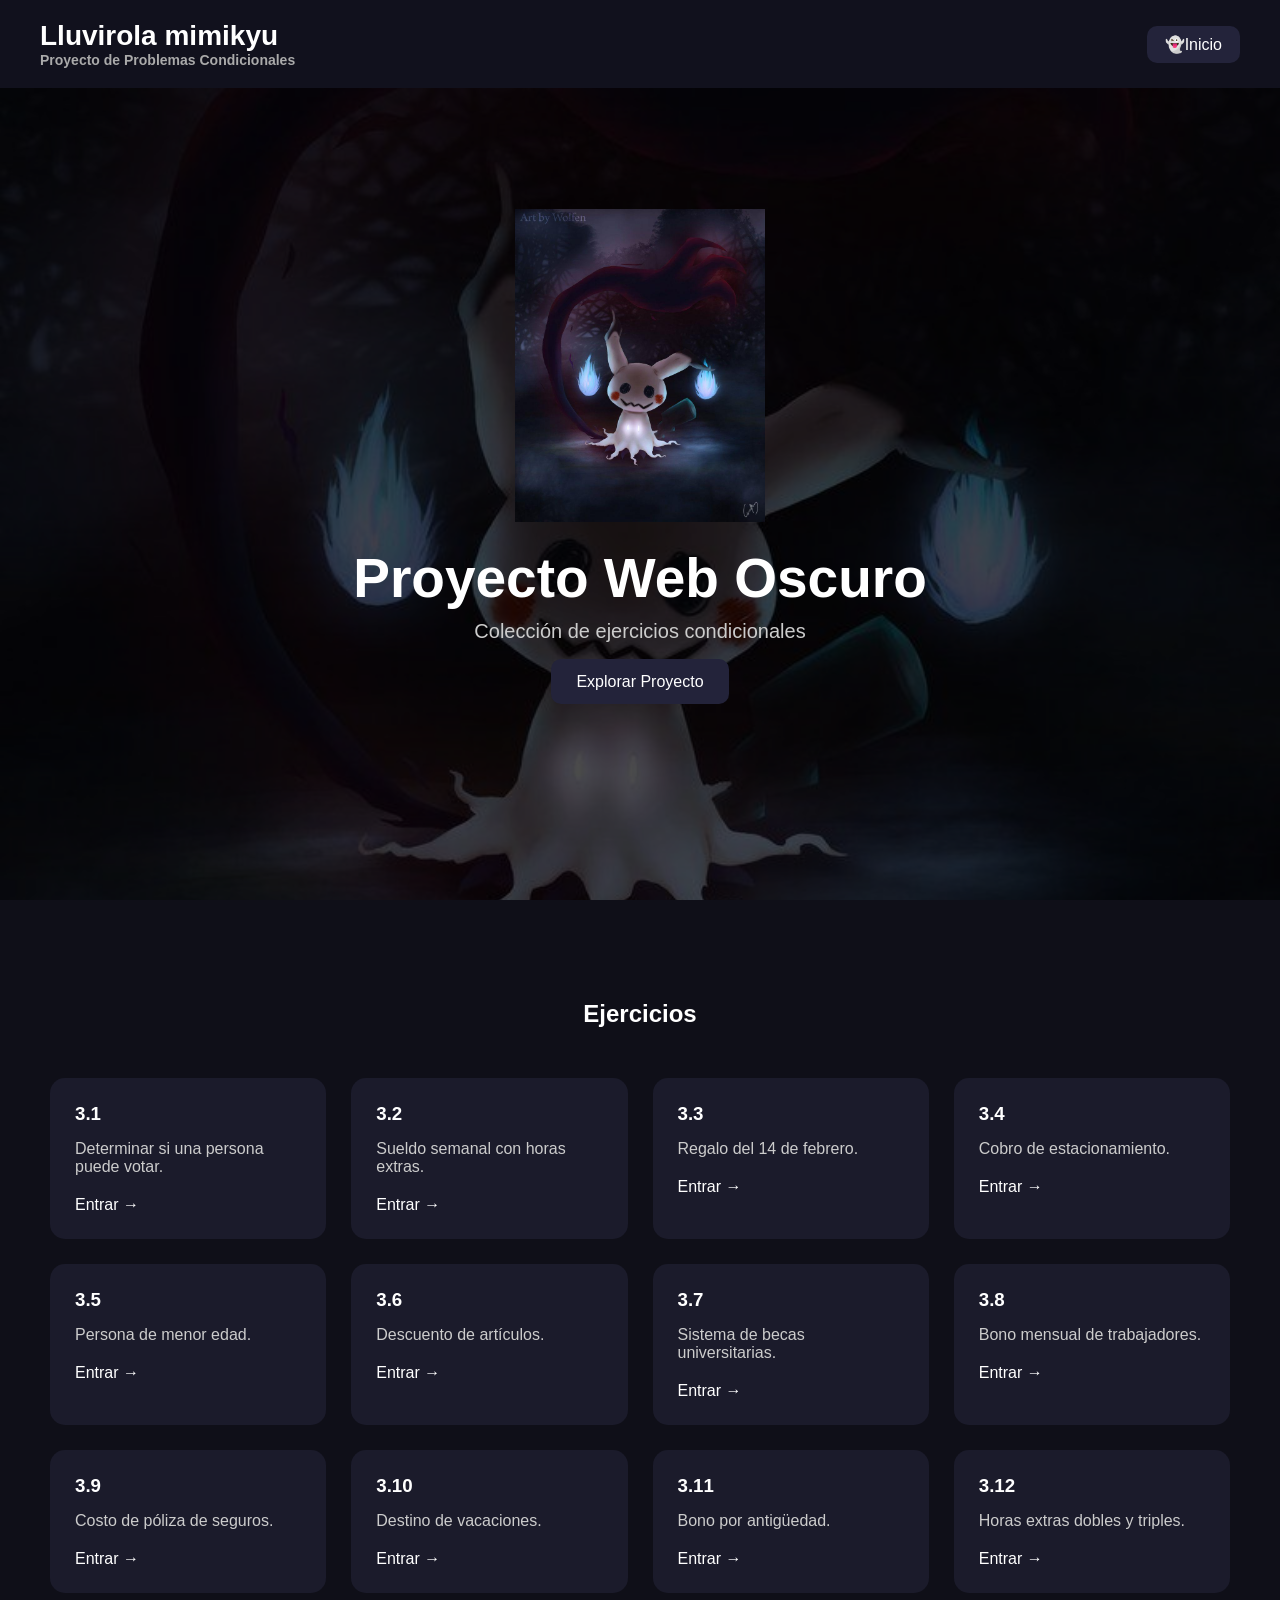
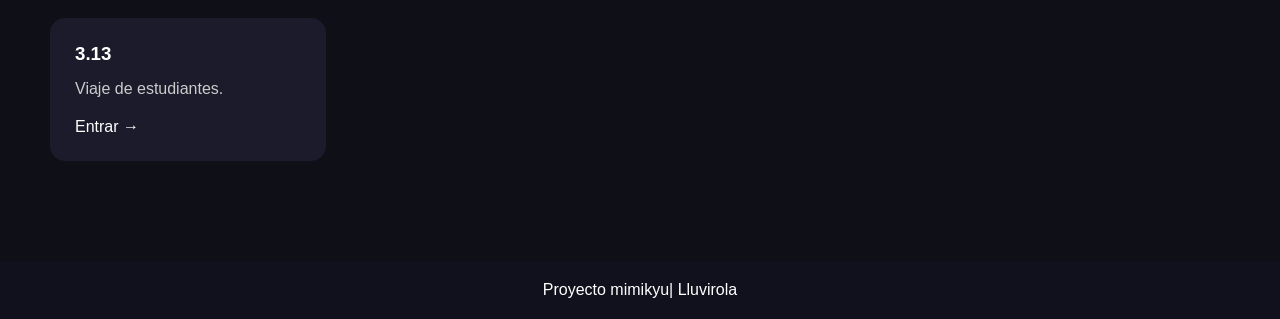
<file: Desiciones/index.html>
<!DOCTYPE html>
<html lang="es">

<head>

    <meta charset="UTF-8">

    <meta
        name="viewport"
        content="width=device-width, initial-scale=1.0"
    >

    <title>
        Phantom Logic | Proyecto Condicionales
    </title>

    <link
        rel="stylesheet"
        href="./styles/styles.css"
    >

</head>

<body>

    <header>

        <nav>

            <div class="logo">

                Lluvirola mimikyu

                <span>
                    Proyecto de Problemas Condicionales
                </span>

            </div>

            <div class="menu">

                <a
                    href="index.html"
                    class="home-btn"
                >
                    👻Inicio
                </a>

            </div>

        </nav>

    </header>


    <section class="hero">

        <div class="overlay"></div>

        <div class="hero-content">

            <img
                src="./images/fondo.jpg"
                alt="Fantasma"
                class="tiger"
            >

            <h1>
                Proyecto Web Oscuro
            </h1>

            <p>

                Colección de ejercicios condicionales

            </p>

            <a
                href="#proyectos"
                class="btn"
            >
                Explorar Proyecto
            </a>

        </div>

    </section>


    <section
        class="container"
        id="proyectos"
    >

        <div class="section-title">

            <h2>
                Ejercicios
            </h2>

        </div>

        <div class="cards">

            <div class="card">
                <h3>3.1</h3>
                <p>
                    Determinar si una persona puede votar.
                </p>

                <a href="./problemas/problema1.html">
                    Entrar →
                </a>
            </div>

            <div class="card">
                <h3>3.2</h3>
                <p>
                    Sueldo semanal con horas extras.
                </p>

                <a href="./problemas/problema2.html">
                    Entrar →
                </a>
            </div>

            <div class="card">
                <h3>3.3</h3>
                <p>
                    Regalo del 14 de febrero.
                </p>

                <a href="./problemas/problema3.html">
                    Entrar →
                </a>
            </div>

            <div class="card">

                <h3>3.4</h3>

                <p>
                    Cobro de estacionamiento.
                </p>

                <a href="./problemas/problema4.html">
                    Entrar →
                </a>

            </div>

            <div class="card">

                <h3>3.5</h3>

                <p>
                    Persona de menor edad.
                </p>

                <a href="./problemas/problema5.html">
                    Entrar →
                </a>

            </div>

            <div class="card">

                <h3>3.6</h3>

                <p>
                    Descuento de artículos.
                </p>

                <a href="./problemas/problema6.html">
                    Entrar →
                </a>

            </div>

            <div class="card">

                <h3>3.7</h3>

                <p>
                    Sistema de becas universitarias.
                </p>

                <a href="./problemas/problema7.html">
                    Entrar →
                </a>

            </div>

            <div class="card">

                <h3>3.8</h3>

                <p>
                    Bono mensual de trabajadores.
                </p>

                <a href="./problemas/problema8.html">
                    Entrar →
                </a>

            </div>

            <div class="card">

                <h3>3.9</h3>

                <p>
                    Costo de póliza de seguros.
                </p>

                <a href="./problemas/problema9.html">
                    Entrar →
                </a>

            </div>

            <div class="card">

                <h3>3.10</h3>

                <p>
                    Destino de vacaciones.
                </p>

                <a href="./problemas/problema10.html">
                    Entrar →
                </a>

            </div>

            <div class="card">

                <h3>3.11</h3>

                <p>
                    Bono por antigüedad.
                </p>

                <a href="./problemas/problema11.html">
                    Entrar →
                </a>

            </div>

            <div class="card">

                <h3>3.12</h3>

                <p>
                    Horas extras dobles y triples.
                </p>

                <a href="./problemas/problema12.html">
                    Entrar →
                </a>

            </div>

            <div class="card">

                <h3>3.13</h3>

                <p>
                    Viaje de estudiantes.
                </p>

                <a href="./problemas/problema13.html">
                    Entrar →
                </a>

            </div>

        </div>

    </section>

    <footer>

        <p>

            Proyecto mimikyu|
            Lluvirola

        </p>

    </footer>

</body>

</html>
</file>
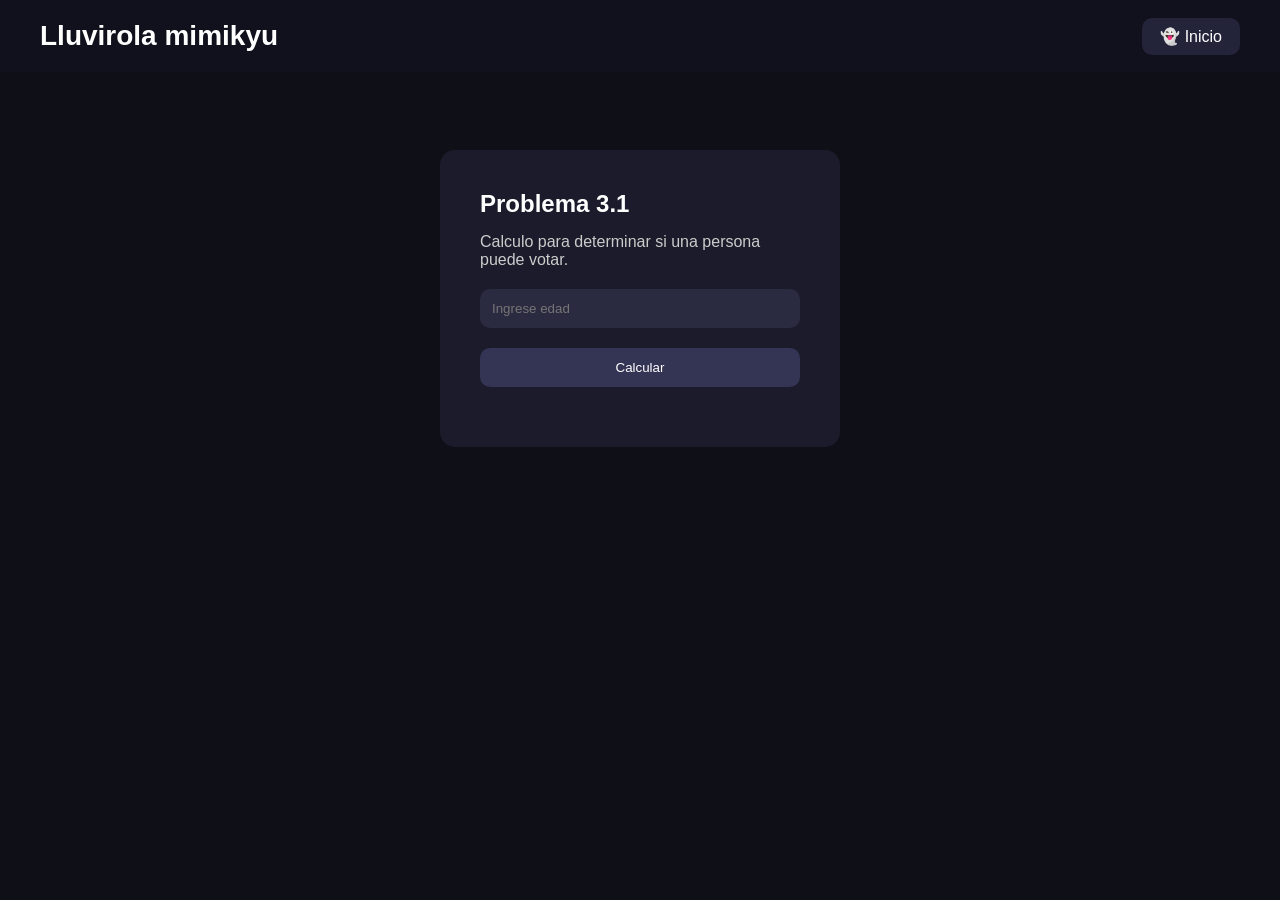
<file: Desiciones/problemas/problema1.html>
<!DOCTYPE html>
<html lang="es">

<head>

    <meta charset="UTF-8">

    <title>
        Problema 3.1
    </title>

    <link
        rel="stylesheet"
        href="../styles/styles.css"
    >

</head>

<body>

    <header>

        <nav>

            <div class="logo">

                Lluvirola mimikyu

            </div>

            <div class="menu">

                <a
                    href="../index.html"
                    class="home-btn"
                >
                    👻 Inicio
                </a>

            </div>

        </nav>

    </header>

    <section class="container-page">

        <div class="exercise-card">

            <h1>
                Problema 3.1
            </h1>

            <p>
                Calculo para determinar si una persona puede votar.
            </p>

            <input
                type="number"
                id="edad"
                placeholder="Ingrese edad"
            >

            <button onclick="calcular()">

                Calcular

            </button>

            <div id="resultado"></div>

        </div>

    </section>

    <script src="../scripts/problema1.js"></script>

</body>

</html>
</file>
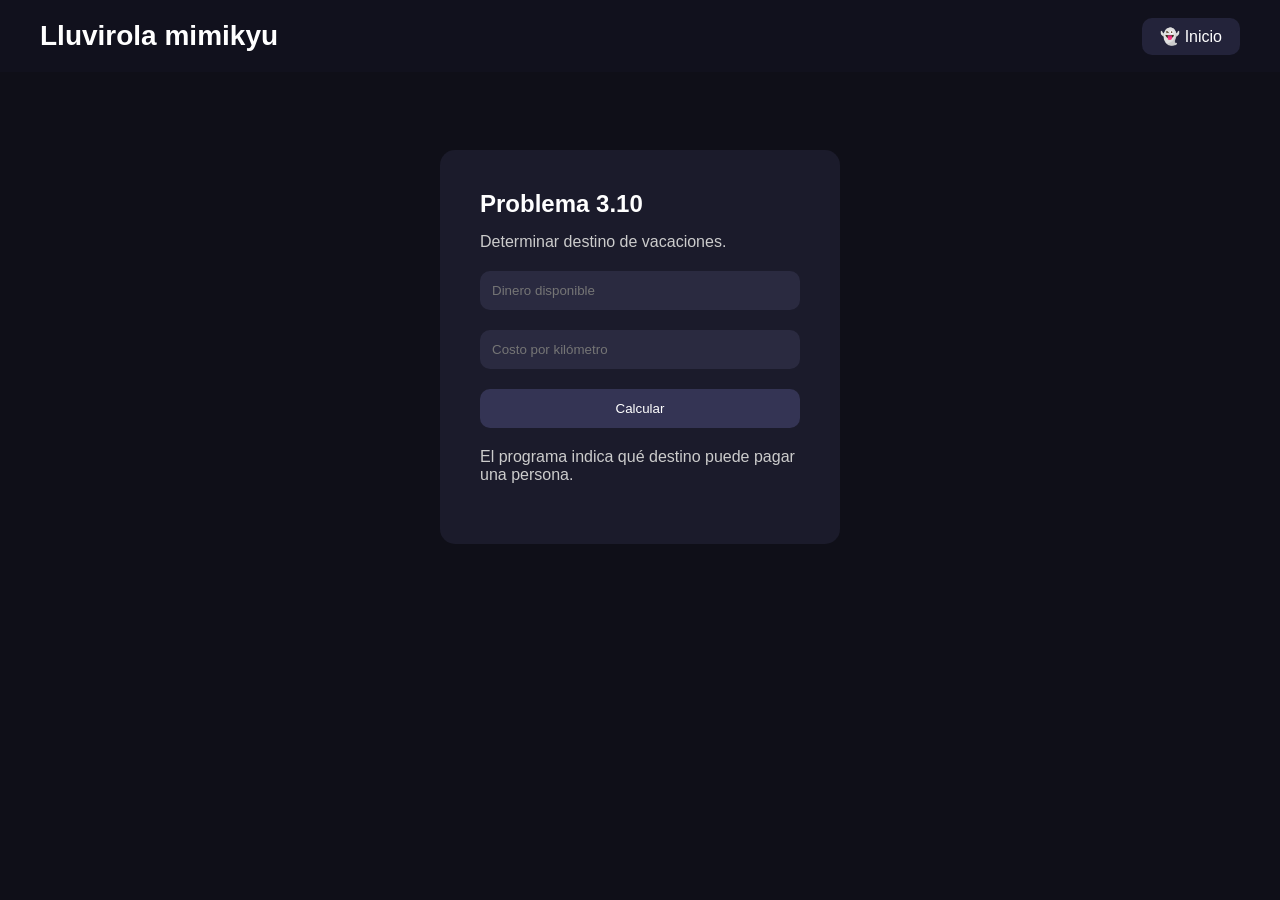
<file: Desiciones/problemas/problema10.html>
<!DOCTYPE html>
<html lang="es">

<head>

    <meta charset="UTF-8">

    <title>
        Problema 3.10
    </title>

    <link
        rel="stylesheet"
        href="../styles/styles.css"
    >

</head>

<body>

    <header>

        <nav>

            <div class="logo">
                Lluvirola mimikyu
            </div>

            <div class="menu">

                <a
                    href="../index.html"
                    class="home-btn"
                >
                    👻 Inicio
                </a>

            </div>

        </nav>

    </header>

    <section class="container-page">

        <div class="exercise-card">

            <h1>
                Problema 3.10
            </h1>

            <p>
                Determinar destino de vacaciones.
            </p>

            <input
                type="number"
                id="dinero"
                placeholder="Dinero disponible"
            >

            <input
                type="number"
                id="costoKm"
                placeholder="Costo por kilómetro"
            >

            <button onclick="calcular()">
                Calcular
            </button>

            <div id="resultado"></div>

            <p>
                El programa indica qué destino
                puede pagar una persona.
            </p>

        </div>

    </section>

    <script src="../scripts/problema10.js"></script>

</body>

</html>
</file>
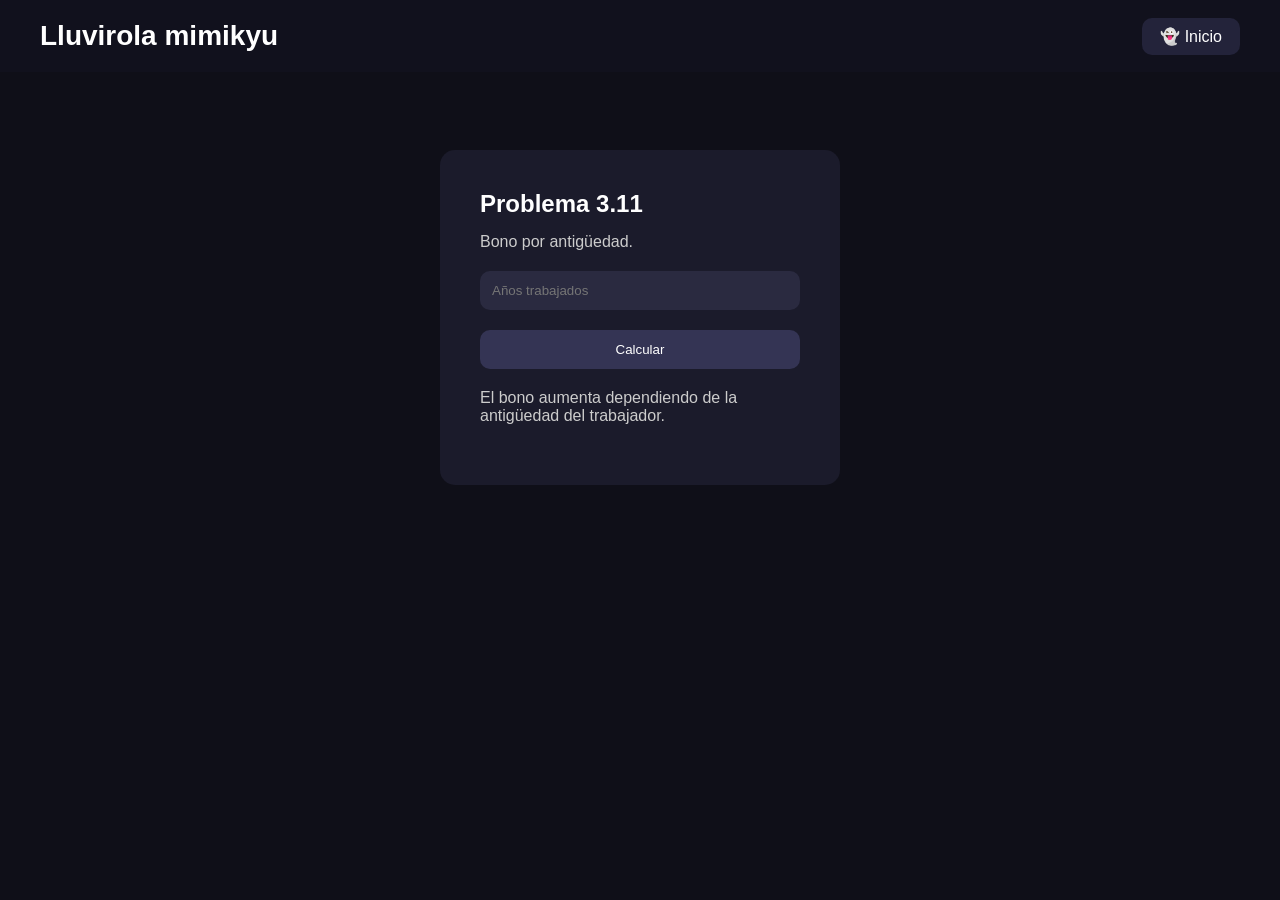
<file: Desiciones/problemas/problema11.html>
<!DOCTYPE html>
<html lang="es">

<head>

    <meta charset="UTF-8">

    <title>
        Problema 3.11
    </title>

    <link
        rel="stylesheet"
        href="../styles/styles.css"
    >

</head>

<body>

    <header>

        <nav>

            <div class="logo">
                Lluvirola mimikyu
            </div>

            <div class="menu">

                <a
                    href="../index.html"
                    class="home-btn"
                >
                    👻 Inicio
                </a>

            </div>

        </nav>

    </header>

    <section class="container-page">

        <div class="exercise-card">

            <h1>
                Problema 3.11
            </h1>

            <p>
                Bono por antigüedad.
            </p>

            <input
                type="number"
                id="antiguedad"
                placeholder="Años trabajados"
            >

            <button onclick="calcular()">
                Calcular
            </button>

            <div id="resultado"></div>

            <p>
                El bono aumenta dependiendo
                de la antigüedad del trabajador.
            </p>

        </div>

    </section>

    <script src="../scripts/problema11.js"></script>

</body>

</html>
</file>
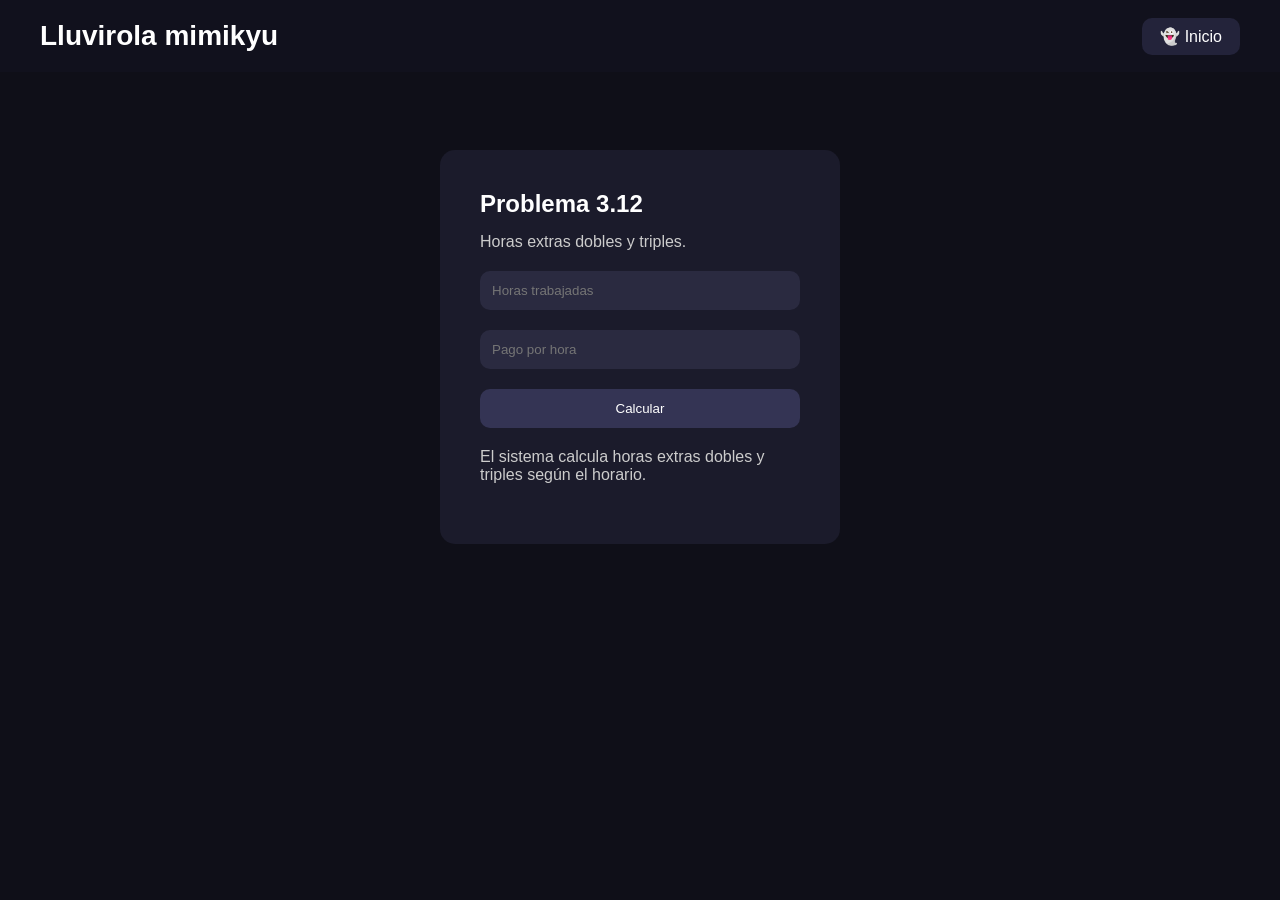
<file: Desiciones/problemas/problema12.html>
<!DOCTYPE html>
<html lang="es">

<head>

    <meta charset="UTF-8">

    <title>
        Problema 3.12
    </title>

    <link
        rel="stylesheet"
        href="../styles/styles.css"
    >

</head>

<body>

    <header>

        <nav>

            <div class="logo">
                Lluvirola mimikyu
            </div>

            <div class="menu">

                <a
                    href="../index.html"
                    class="home-btn"
                >
                    👻 Inicio
                </a>

            </div>

        </nav>

    </header>

    <section class="container-page">

        <div class="exercise-card">

            <h1>
                Problema 3.12
            </h1>

            <p>
                Horas extras dobles y triples.
            </p>

            <input
                type="number"
                id="horas"
                placeholder="Horas trabajadas"
            >

            <input
                type="number"
                id="pago"
                placeholder="Pago por hora"
            >

            <button onclick="calcular()">
                Calcular
            </button>

            <div id="resultado"></div>

            <p>
                El sistema calcula horas extras
                dobles y triples según el horario.
            </p>

        </div>

    </section>

    <script src="../scripts/problema12.js"></script>

</body>

</html>
</file>
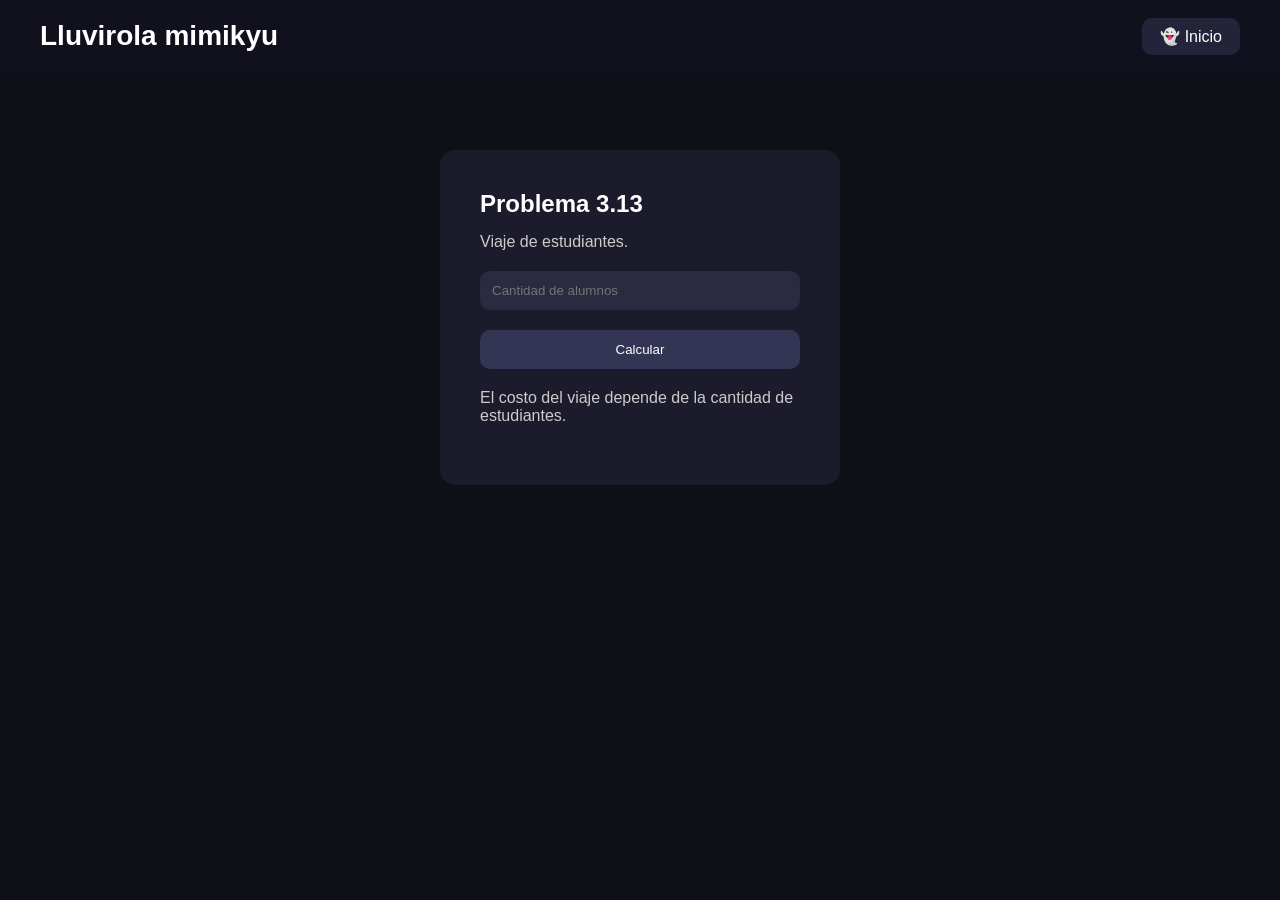
<file: Desiciones/problemas/problema13.html>
<!DOCTYPE html>
<html lang="es">

<head>

    <meta charset="UTF-8">

    <title>
        Problema 3.13
    </title>

    <link
        rel="stylesheet"
        href="../styles/styles.css"
    >

</head>

<body>

    <header>

        <nav>

            <div class="logo">
                Lluvirola mimikyu
            </div>

            <div class="menu">

                <a
                    href="../index.html"
                    class="home-btn"
                >
                    👻 Inicio
                </a>

            </div>

        </nav>

    </header>

    <section class="container-page">

        <div class="exercise-card">

            <h1>
                Problema 3.13
            </h1>

            <p>
                Viaje de estudiantes.
            </p>

            <input
                type="number"
                id="alumnos"
                placeholder="Cantidad de alumnos"
            >

            <button onclick="calcular()">
                Calcular
            </button>

            <div id="resultado"></div>

            <p>
                El costo del viaje depende
                de la cantidad de estudiantes.
            </p>

        </div>

    </section>

    <script src="../scripts/problema13.js"></script>

</body>

</html>
</file>
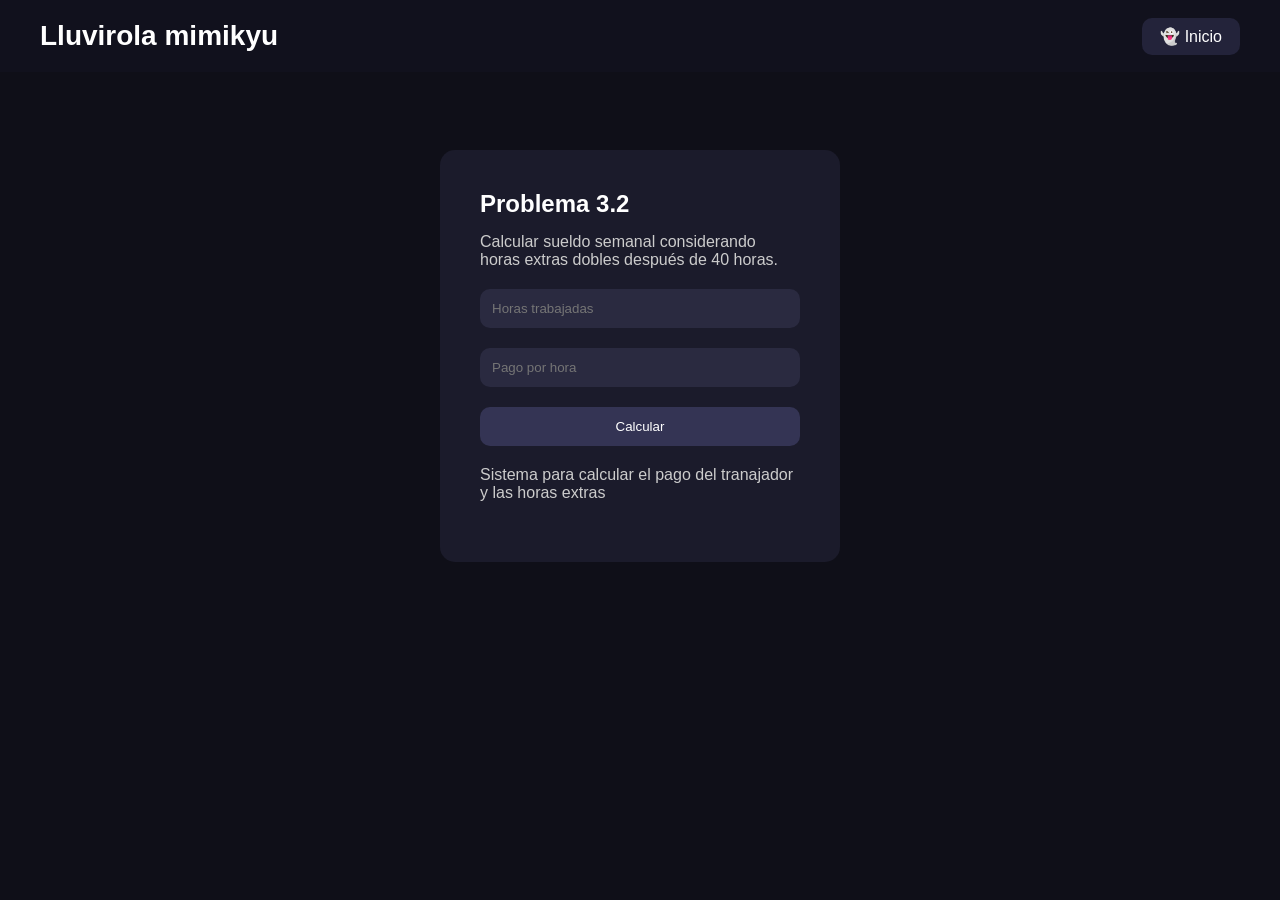
<file: Desiciones/problemas/problema2.html>
<!DOCTYPE html>
<html lang="es">

<head>

    <meta charset="UTF-8">

    <title>
        Problema 3.2
    </title>

    <link
        rel="stylesheet"
        href="../styles/styles.css"
    >

</head>

<body>

    <header>

        <nav>

            <div class="logo">

                Lluvirola mimikyu

            </div>

            <div class="menu">

                <a
                    href="../index.html"
                    class="home-btn"
                >
                    👻 Inicio
                </a>

            </div>

        </nav>

    </header>

    <section class="container-page">

        <div class="exercise-card">

            <h1>
                Problema 3.2
            </h1>

            <p>
                Calcular sueldo semanal considerando
                horas extras dobles después de 40 horas.
            </p>

            <input
                type="number"
                id="horas"
                placeholder="Horas trabajadas"
            >

            <input
                type="number"
                id="pago"
                placeholder="Pago por hora"
            >

            <button onclick="calcular()">
                Calcular
            </button>

            <div id="resultado"></div>

            <p>
                Sistema para calcular el pago del tranajador y las horas extras
            </p>

        </div>

    </section>

    <script src="../scripts/problema2.js"></script>

</body>

</html>
</file>
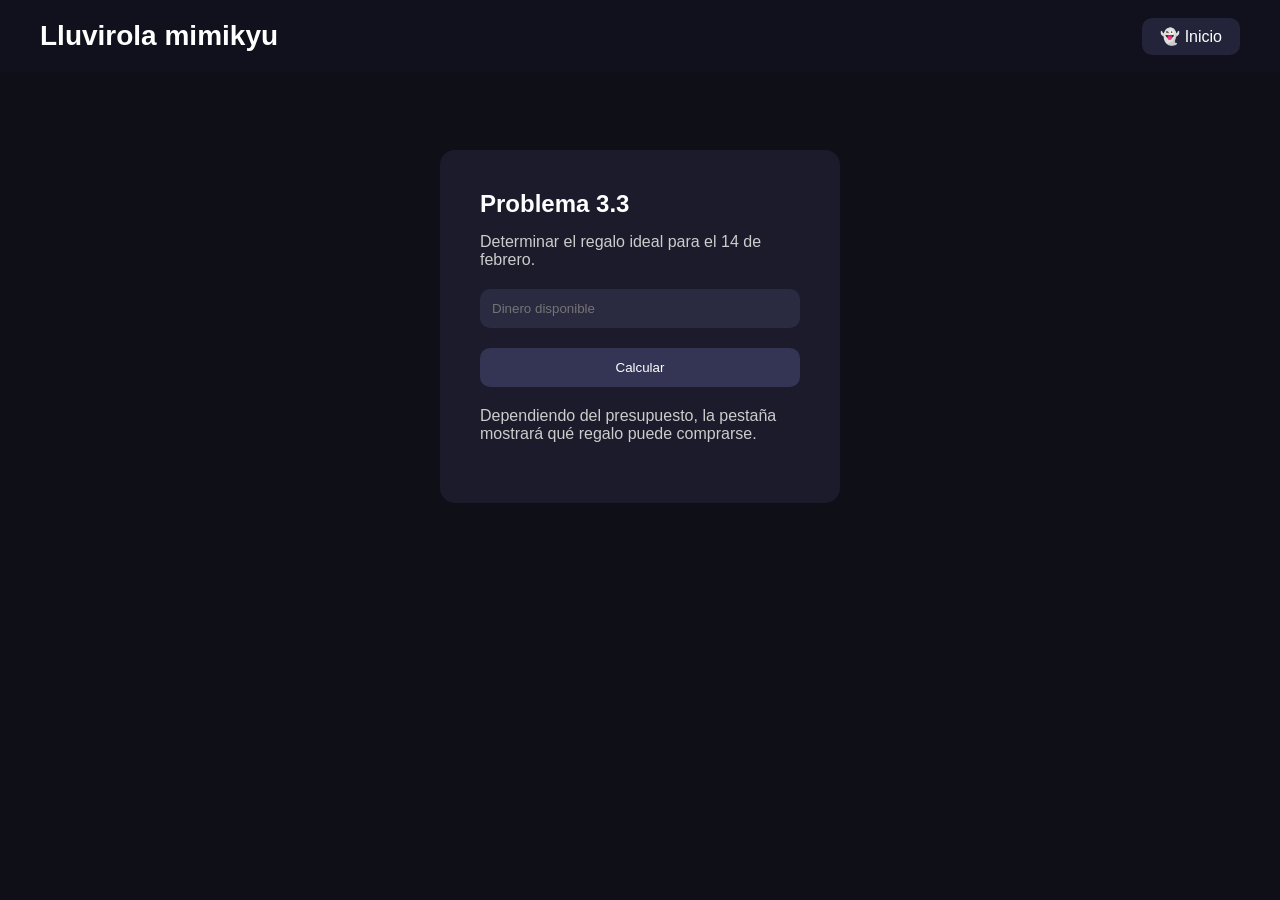
<file: Desiciones/problemas/problema3.html>
<!DOCTYPE html>
<html lang="es">

<head>

    <meta charset="UTF-8">

    <title>
        Problema 3.3
    </title>

    <link
        rel="stylesheet"
        href="../styles/styles.css"
    >

</head>

<body>

    <header>

        <nav>

            <div class="logo">

                Lluvirola mimikyu

            </div>

            <div class="menu">

                <a
                    href="../index.html"
                    class="home-btn"
                >
                    👻 Inicio
                </a>

            </div>

        </nav>

    </header>

    <section class="container-page">

        <div class="exercise-card">

            <h1>
                Problema 3.3
            </h1>

            <p>
                Determinar el regalo ideal para
                el 14 de febrero.
            </p>

            <input
                type="number"
                id="dinero"
                placeholder="Dinero disponible"
            >

            <button onclick="calcular()">
                Calcular
            </button>

            <div id="resultado"></div>

            <p>
                Dependiendo del presupuesto,
                la pestaña mostrará qué regalo puede
                comprarse.
            </p>

        </div>

    </section>

    <script src="../scripts/problema3.js"></script>

</body>

</html>
</file>
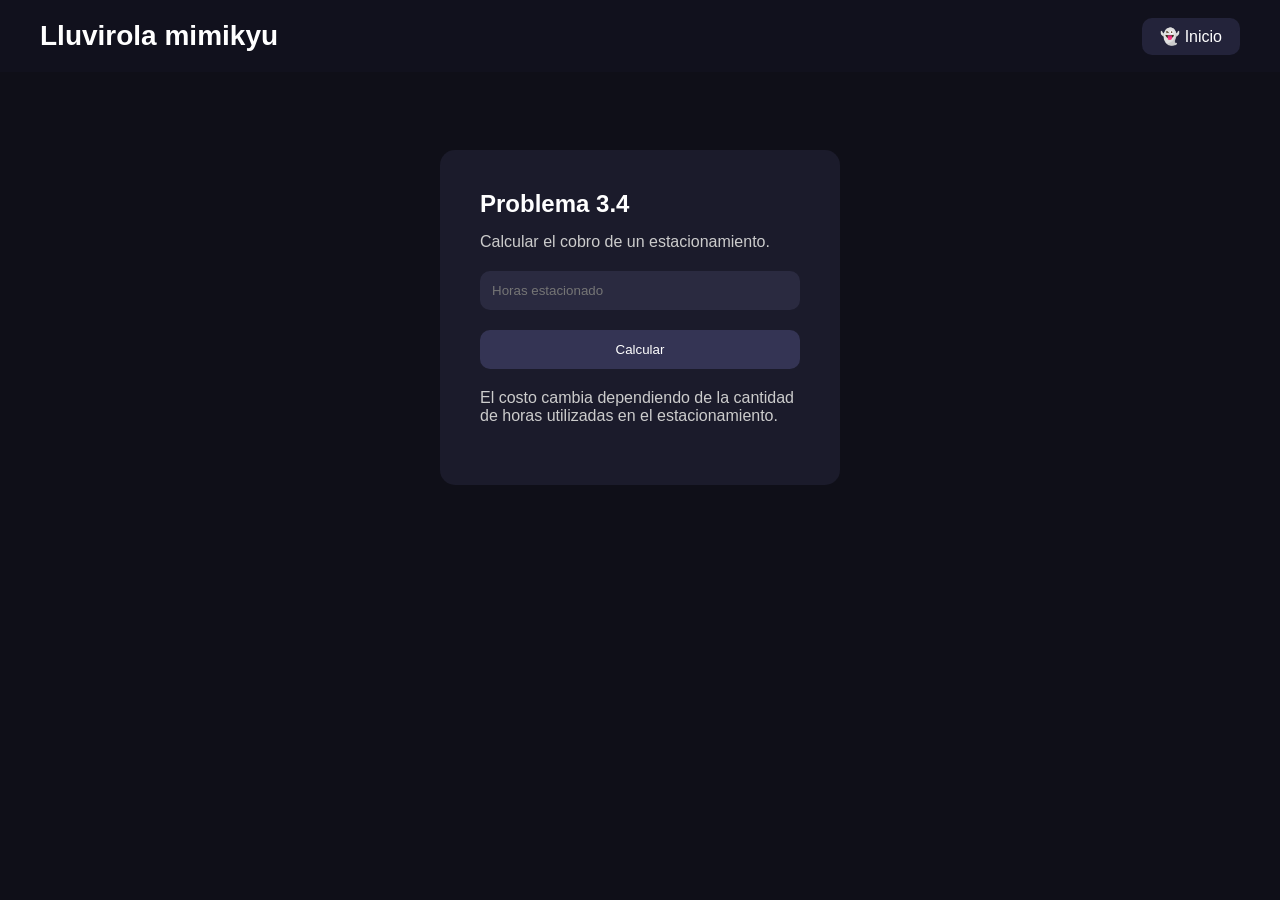
<file: Desiciones/problemas/problema4.html>
<!DOCTYPE html>
<html lang="es">

<head>

    <meta charset="UTF-8">

    <title>
        Problema 3.4
    </title>

    <link
        rel="stylesheet"
        href="../styles/styles.css"
    >

</head>

<body>

    <header>

        <nav>

            <div class="logo">

                Lluvirola mimikyu

            </div>

            <div class="menu">

                <a
                    href="../index.html"
                    class="home-btn"
                >
                    👻 Inicio
                </a>

            </div>

        </nav>

    </header>

    <section class="container-page">

        <div class="exercise-card">

            <h1>
                Problema 3.4
            </h1>

            <p>
                Calcular el cobro de un estacionamiento.
            </p>

            <input
                type="number"
                id="horas"
                placeholder="Horas estacionado"
            >

            <button onclick="calcular()">
                Calcular
            </button>

            <div id="resultado"></div>

            <p>
                El costo cambia dependiendo de
                la cantidad de horas utilizadas
                en el estacionamiento.
            </p>

        </div>

    </section>

    <script src="../scripts/problema4.js"></script>

</body>

</html>
</file>
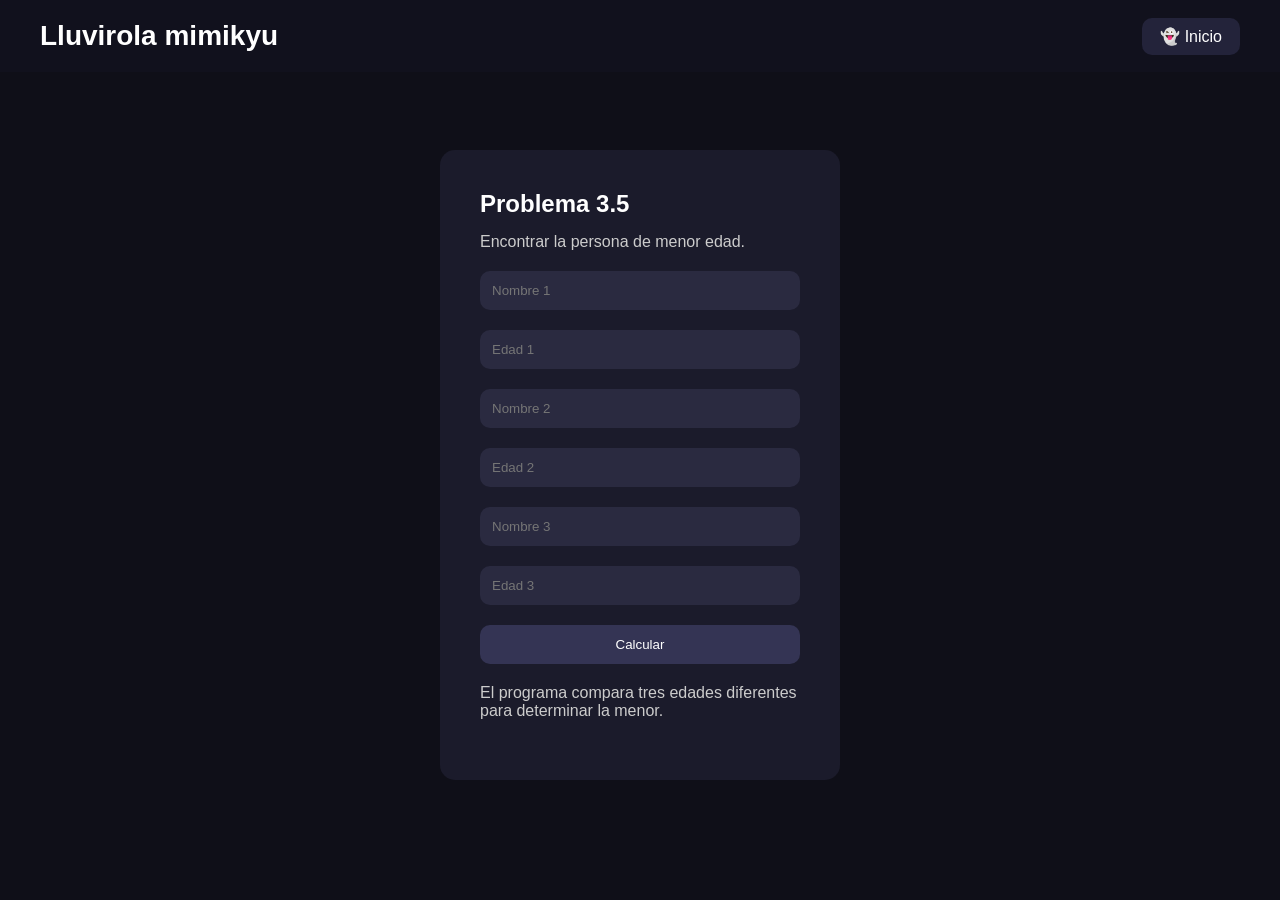
<file: Desiciones/problemas/problema5.html>
<!DOCTYPE html>
<html lang="es">

<head>

    <meta charset="UTF-8">

    <title>
        Problema 3.5
    </title>

    <link
        rel="stylesheet"
        href="../styles/styles.css"
    >

</head>

<body>

    <header>

        <nav>

            <div class="logo">

                Lluvirola mimikyu

            </div>

            <div class="menu">

                <a
                    href="../index.html"
                    class="home-btn"
                >
                    👻 Inicio
                </a>

            </div>

        </nav>

    </header>

    <section class="container-page">

        <div class="exercise-card">

            <h1>
                Problema 3.5
            </h1>

            <p>
                Encontrar la persona de menor edad.
            </p>

            <input
                type="text"
                id="nombre1"
                placeholder="Nombre 1"
            >

            <input
                type="number"
                id="edad1"
                placeholder="Edad 1"
            >

            <input
                type="text"
                id="nombre2"
                placeholder="Nombre 2"
            >

            <input
                type="number"
                id="edad2"
                placeholder="Edad 2"
            >

            <input
                type="text"
                id="nombre3"
                placeholder="Nombre 3"
            >

            <input
                type="number"
                id="edad3"
                placeholder="Edad 3"
            >

            <button onclick="calcular()">
                Calcular
            </button>

            <div id="resultado"></div>

            <p>
                El programa compara tres edades
                diferentes para determinar la menor.
            </p>

        </div>

    </section>

    <script src="../scripts/problema5.js"></script>

</body>

</html>
</file>
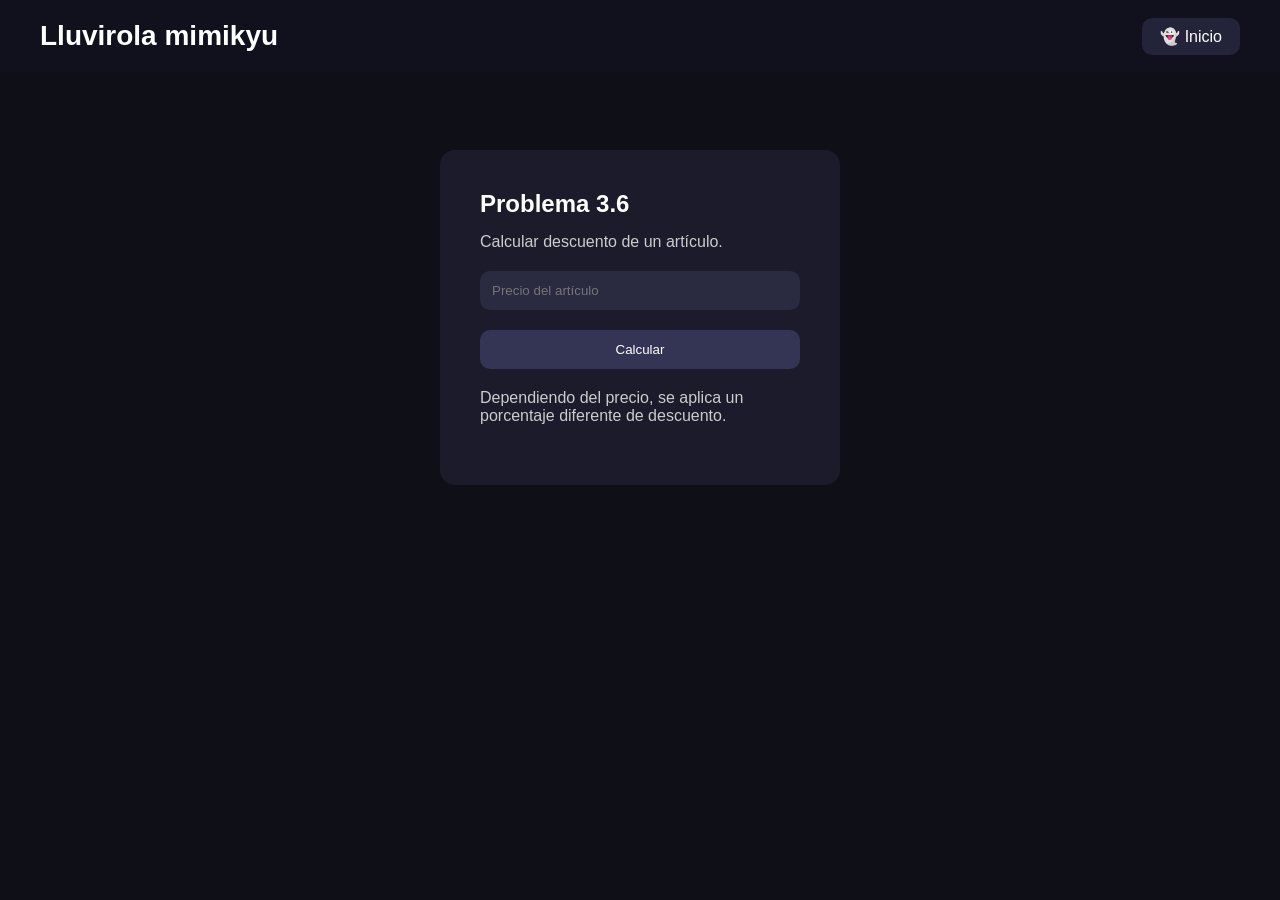
<file: Desiciones/problemas/problema6.html>
<!DOCTYPE html>
<html lang="es">

<head>

    <meta charset="UTF-8">

    <title>
        Problema 3.6
    </title>

    <link
        rel="stylesheet"
        href="../styles/styles.css"
    >

</head>

<body>

    <header>

        <nav>

            <div class="logo">
               Lluvirola mimikyu
            </div>

            <div class="menu">

                <a
                    href="../index.html"
                    class="home-btn"
                >
                    👻 Inicio
                </a>

            </div>

        </nav>

    </header>

    <section class="container-page">

        <div class="exercise-card">

            <h1>
                Problema 3.6
            </h1>

            <p>
                Calcular descuento de un artículo.
            </p>

            <input
                type="number"
                id="precio"
                placeholder="Precio del artículo"
            >

            <button onclick="calcular()">
                Calcular
            </button>

            <div id="resultado"></div>

            <p>
                Dependiendo del precio, se aplica
                un porcentaje diferente de descuento.
            </p>

        </div>

    </section>

    <script src="../scripts/problema6.js"></script>

</body>

</html>
</file>
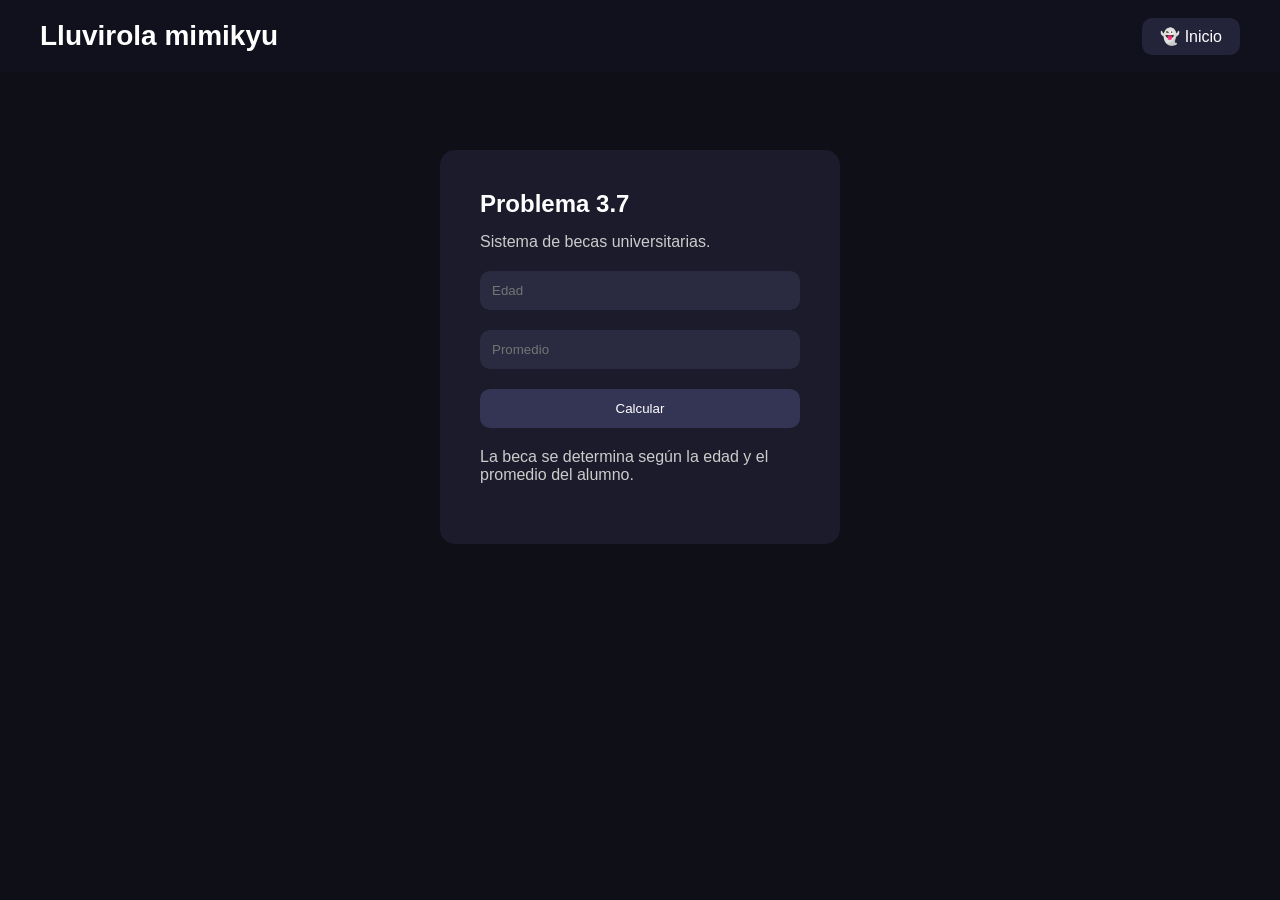
<file: Desiciones/problemas/problema7.html>
<!DOCTYPE html>
<html lang="es">

<head>

    <meta charset="UTF-8">

    <title>
        Problema 3.7
    </title>

    <link
        rel="stylesheet"
        href="../styles/styles.css"
    >

</head>

<body>

    <header>

        <nav>

            <div class="logo">
                Lluvirola mimikyu
            </div>

            <div class="menu">

                <a
                    href="../index.html"
                    class="home-btn"
                >
                    👻 Inicio
                </a>

            </div>

        </nav>

    </header>

    <section class="container-page">

        <div class="exercise-card">

            <h1>
                Problema 3.7
            </h1>

            <p>
                Sistema de becas universitarias.
            </p>

            <input
                type="number"
                id="edad"
                placeholder="Edad"
            >

            <input
                type="number"
                id="promedio"
                placeholder="Promedio"
            >

            <button onclick="calcular()">
                Calcular
            </button>

            <div id="resultado"></div>

            <p>
                La beca se determina según
                la edad y el promedio del alumno.
            </p>

        </div>

    </section>

    <script src="../scripts/problema7.js"></script>

</body>

</html>
</file>
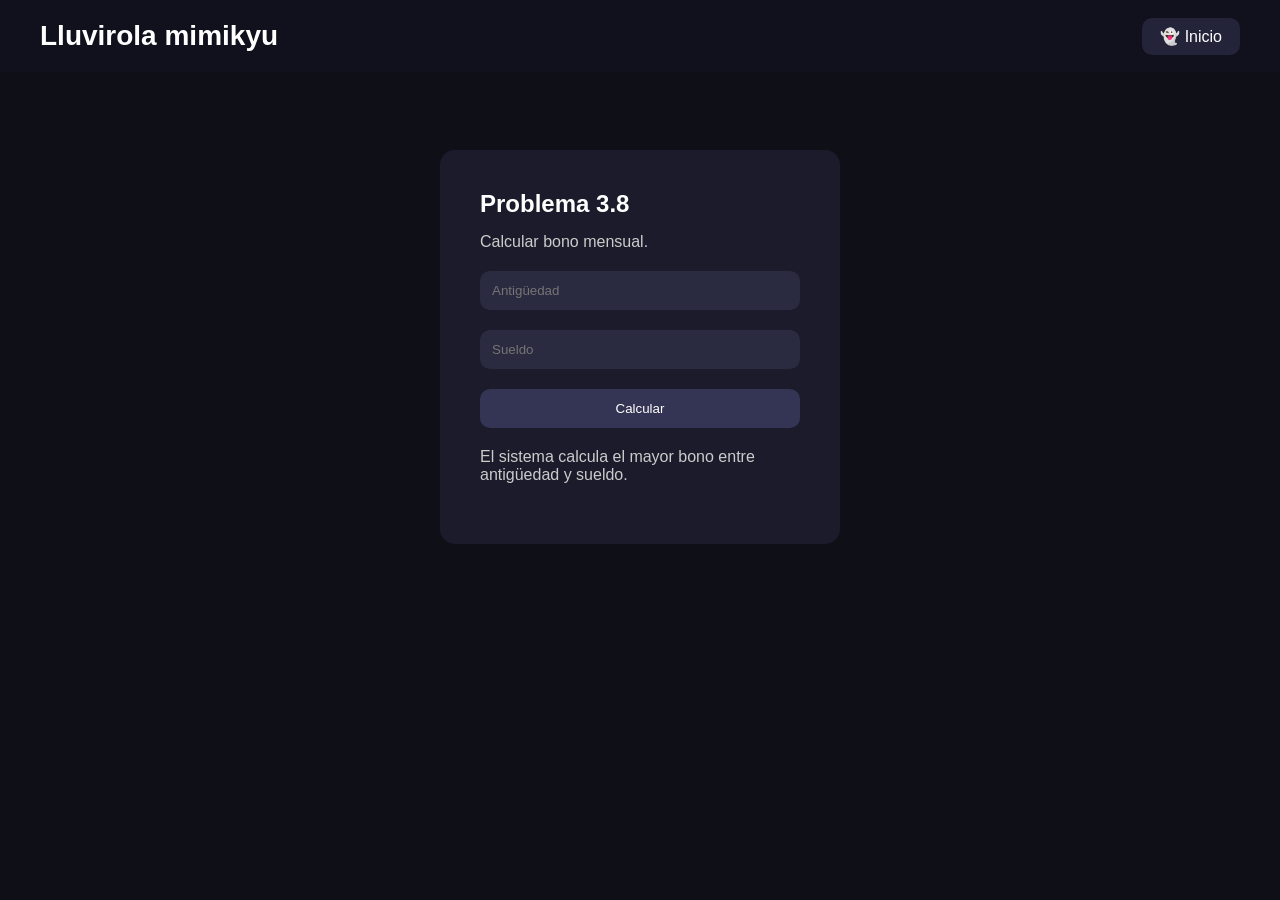
<file: Desiciones/problemas/problema8.html>
<!DOCTYPE html>
<html lang="es">

<head>

    <meta charset="UTF-8">

    <title>
        Problema 3.8
    </title>

    <link
        rel="stylesheet"
        href="../styles/styles.css"
    >

</head>

<body>

    <header>

        <nav>

            <div class="logo">
                Lluvirola mimikyu
            </div>

            <div class="menu">

                <a
                    href="../index.html"
                    class="home-btn"
                >
                    👻 Inicio
                </a>

            </div>

        </nav>

    </header>

    <section class="container-page">

        <div class="exercise-card">

            <h1>
                Problema 3.8
            </h1>

            <p>
                Calcular bono mensual.
            </p>

            <input
                type="number"
                id="antiguedad"
                placeholder="Antigüedad"
            >

            <input
                type="number"
                id="sueldo"
                placeholder="Sueldo"
            >

            <button onclick="calcular()">
                Calcular
            </button>

            <div id="resultado"></div>

            <p>
                El sistema calcula el mayor bono
                entre antigüedad y sueldo.
            </p>

        </div>

    </section>

    <script src="../scripts/problema8.js"></script>

</body>

</html>
</file>
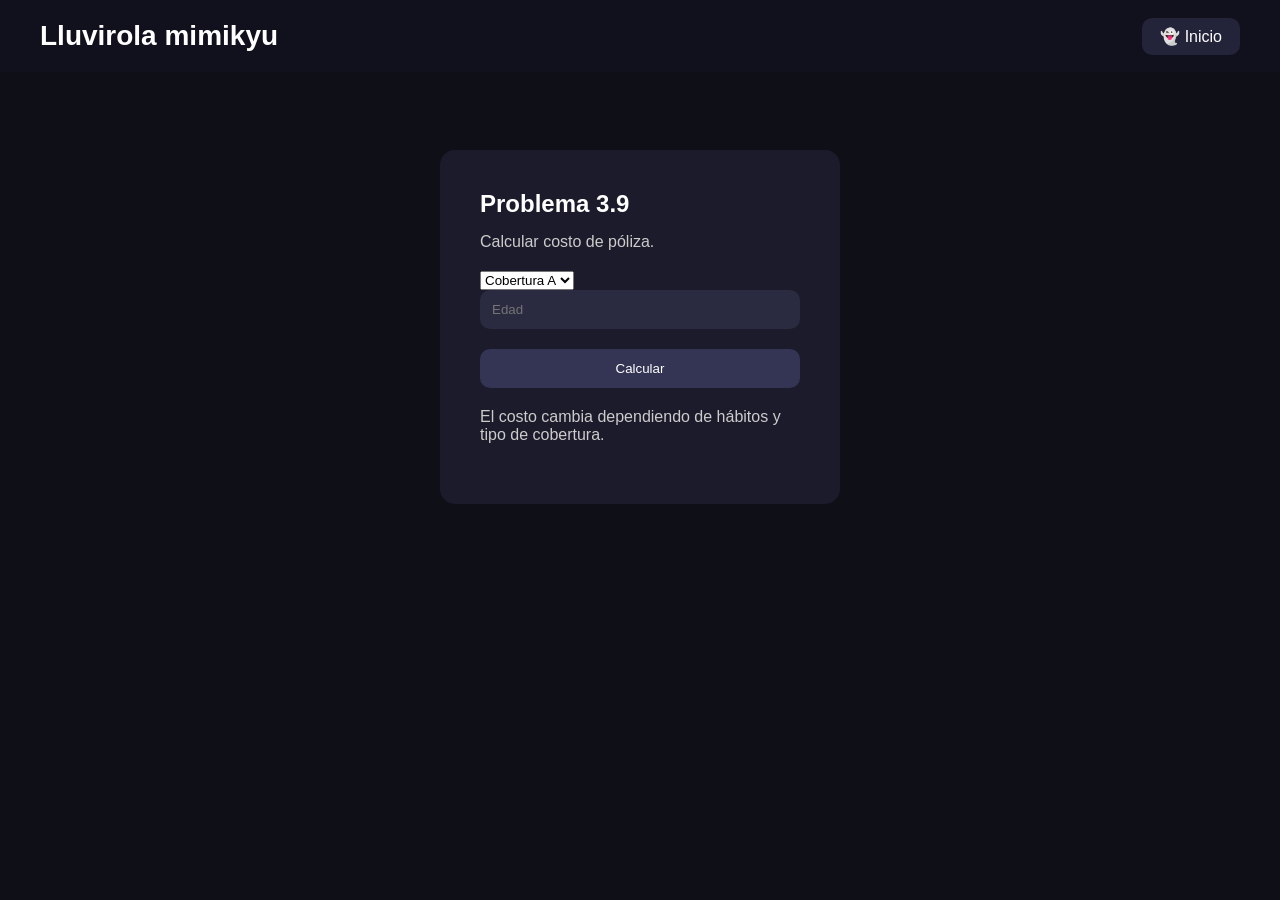
<file: Desiciones/problemas/problema9.html>
<!DOCTYPE html>
<html lang="es">

<head>

    <meta charset="UTF-8">

    <title>
        Problema 3.9
    </title>

    <link
        rel="stylesheet"
        href="../styles/styles.css"
    >

</head>

<body>

    <header>

        <nav>

            <div class="logo">
                Lluvirola mimikyu
            </div>

            <div class="menu">

                <a
                    href="../index.html"
                    class="home-btn"
                >
                    👻 Inicio
                </a>

            </div>

        </nav>

    </header>

    <section class="container-page">

        <div class="exercise-card">

            <h1>
                Problema 3.9
            </h1>

            <p>
                Calcular costo de póliza.
            </p>

            <select id="tipo">

                <option value="A">
                    Cobertura A
                </option>

                <option value="B">
                    Cobertura B
                </option>

            </select>

            <input
                type="number"
                id="edad"
                placeholder="Edad"
            >

            <button onclick="calcular()">
                Calcular
            </button>

            <div id="resultado"></div>

            <p>
                El costo cambia dependiendo
                de hábitos y tipo de cobertura.
            </p>

        </div>

    </section>

    <script src="../scripts/problema9.js"></script>

</body>

</html>
</file>
<file: Desiciones/styles/styles.css>
*{
    margin:0;
    padding:0;
    box-sizing:border-box;
}

body{
    font-family:Arial, Helvetica, sans-serif;

    background:#0f0f18;

    color:white;
}

/* HEADER */

header{
    background:#11111d;

    padding:20px 40px;

    position:fixed;

    width:100%;

    top:0;

    z-index:1000;
}

nav{
    display:flex;

    justify-content:space-between;

    align-items:center;
}

.logo{
    font-size:28px;

    font-weight:bold;

    color:white;
}

.logo span{
    display:block;

    font-size:14px;

    color:#aaa;
}

.home-btn{
    text-decoration:none;

    color:white;

    background:#23233a;

    padding:10px 18px;

    border-radius:10px;
}

/* HERO */

.hero{
    height:100vh;

    background:url("../images/fondo.jpg");

    background-size:cover;

    background-position:center;

    position:relative;

    display:flex;

    justify-content:center;

    align-items:center;

    text-align:center;
}

.overlay{
    position:absolute;

    width:100%;
    height:100%;

    background:rgba(0,0,0,0.7);
}

.hero-content{
    position:relative;

    z-index:2;
}

.tiger{
    width:250px;

    margin-bottom:20px;
}

.hero h1{
    font-size:55px;

    margin-bottom:10px;
}

.hero p{
    font-size:20px;

    margin-bottom:30px;

    color:#ccc;
}

.btn{
    text-decoration:none;

    color:white;

    background:#23233a;

    padding:14px 25px;

    border-radius:10px;
}

/* CARDS */

.container{
    padding:100px 50px;
}

.section-title{
    text-align:center;

    margin-bottom:50px;
}

.cards{
    display:grid;

    grid-template-columns:
    repeat(auto-fit,minmax(250px,1fr));

    gap:25px;
}

.card{
    background:#1b1b2b;

    padding:25px;

    border-radius:15px;

    transition:0.3s;
}

.card:hover{
    transform:translateY(-5px);
}

.card h3{
    margin-bottom:15px;
}

.card p{
    margin-bottom:20px;

    color:#ccc;
}

.card a{
    text-decoration:none;

    color:white;
}

/* FOOTER */

footer{
    background:#11111d;

    text-align:center;

    padding:20px;
}

/* PAGINAS */

.container-page{
    padding-top:150px;

    display:flex;

    justify-content:center;
}

.exercise-card{
    background:#1b1b2b;

    padding:40px;

    border-radius:15px;

    width:400px;
}

.exercise-card h1{
    margin-bottom:15px;
}

.exercise-card p{
    margin-bottom:20px;

    color:#ccc;
}

input{
    width:100%;

    padding:12px;

    margin-bottom:20px;

    border:none;

    border-radius:10px;

    background:#2a2a40;

    color:white;
}

button{
    width:100%;

    padding:12px;

    border:none;

    border-radius:10px;

    background:#343454;

    color:white;

    cursor:pointer;
}

#resultado{
    margin-top:20px;

    font-size:20px;
}
</file>
